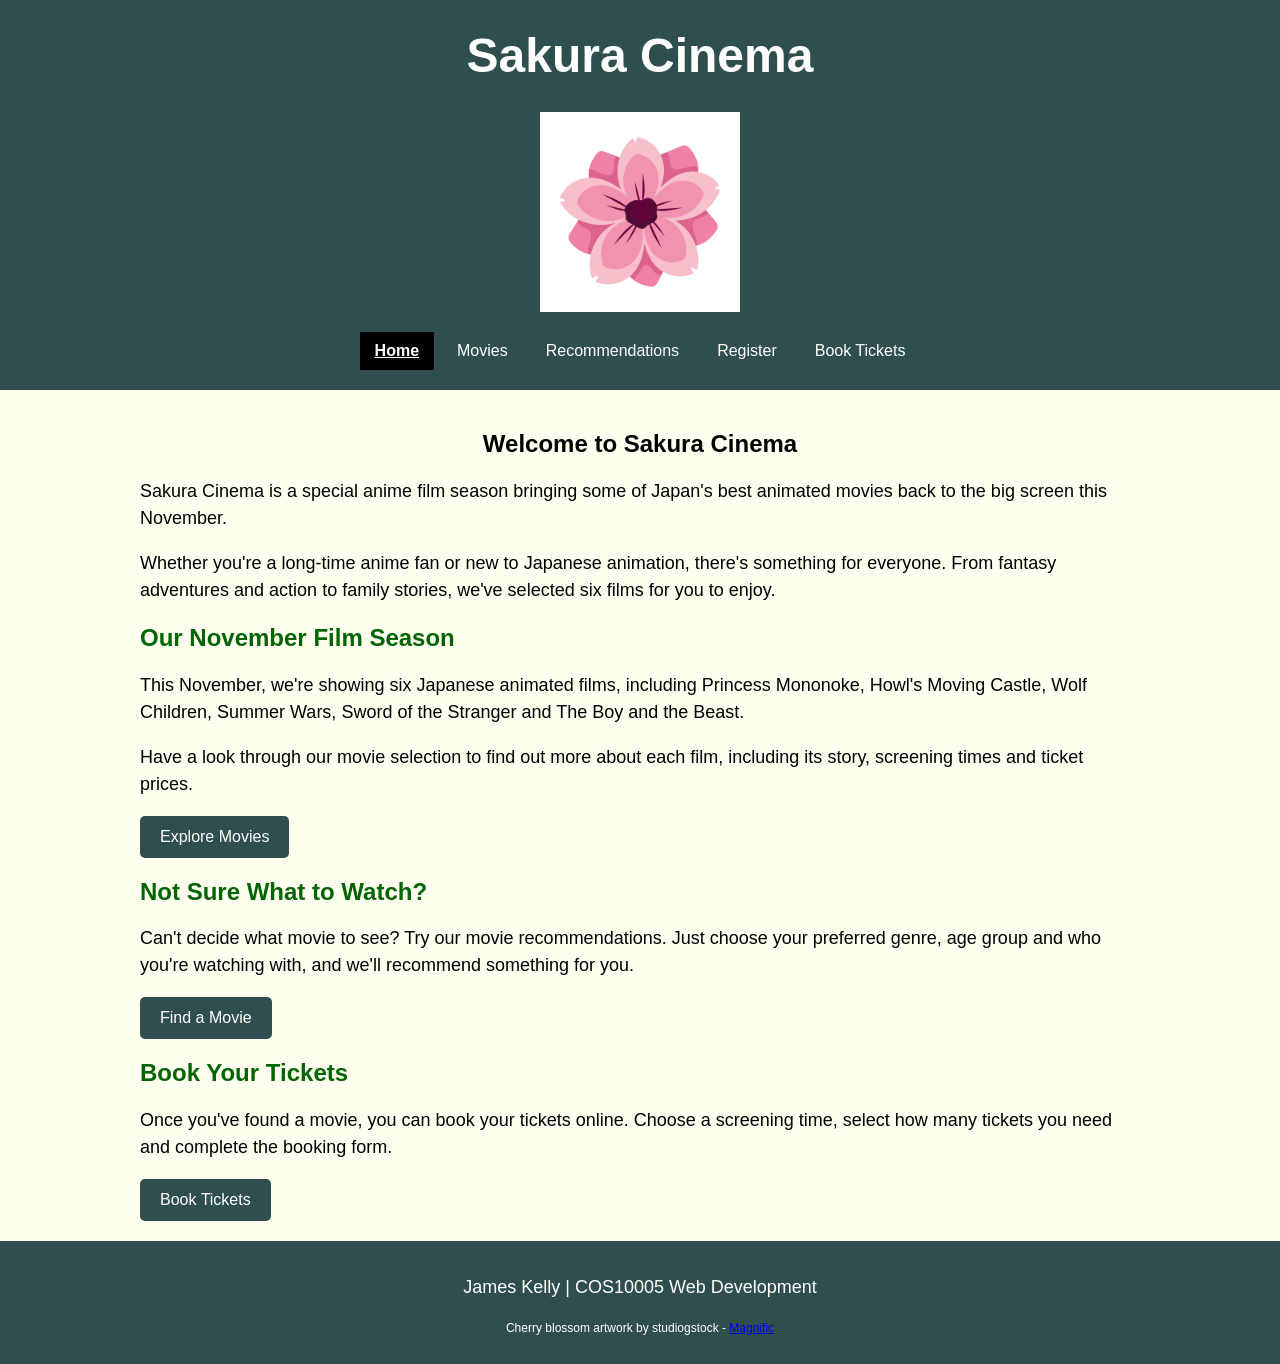
<file: assignment2/index.html>
<!DOCTYPE html>
<html lang="en">
<head>
    <meta charset="UTF-8">
    <meta name="viewport" content="width=device-width, initial-scale=1.0">
    <title>Home | Sakura Cinema</title>
    <link rel="stylesheet" href="css/style.css">
    <script src="js/script.js" defer></script>
</head>

<body>
    <header>
        <p class="sitename">Sakura Cinema</p>

        <img class="cherryblossom"
             src="images/cherryblossom.jpg"
             alt="drawing of a pink cherry blossom">

        <nav aria-label="Main navigation">
            <a href="index.html" aria-current="page">Home</a>
            <a href="movies.html">Movies</a>
            <a href="recommend.html">Recommendations</a>
            <a href="register.html">Register</a>
            <a href="booking.html">Book Tickets</a>
        </nav>
    </header>

    <main>
        <section class="content">

            <h1>Welcome to Sakura Cinema</h1>

            <p>
                Sakura Cinema is a special anime film season
                bringing some of Japan's best animated movies
                back to the big screen this November.
            </p>

            <p>
                Whether you're a long-time anime fan or new to
                Japanese animation, there's something for everyone.
                From fantasy adventures and action to family stories,
                we've selected six films for you to enjoy.
            </p>

            <!-- November film season -->
            <h2>Our November Film Season</h2>

            <p>
                This November, we're showing six Japanese animated
                films, including Princess Mononoke, Howl's Moving
                Castle, Wolf Children, Summer Wars, Sword of the
                Stranger and The Boy and the Beast.
            </p>



            <p>
                Have a look through our movie selection to find out
                more about each film, including its story, screening
                times and ticket prices.
            </p>

            <a class="bookbutton" href="movies.html">
                Explore Movies
            </a>

            <!-- Recommendations -->
            <h2>Not Sure What to Watch?</h2>

            <p>
                Can't decide what movie to see? Try our movie
                recommendations. Just choose your preferred genre,
                age group and who you're watching with, and we'll
                recommend something for you.
            </p>

            <a class="bookbutton" href="recommend.html">
                Find a Movie
            </a>

            <!-- Ticket bookings -->
            <h2>Book Your Tickets</h2>

            <p>
                Once you've found a movie, you can book your tickets
                online. Choose a screening time, select how many
                tickets you need and complete the booking form.
            </p>

            <a class="bookbutton" href="booking.html">
                Book Tickets
            </a>

        </section>
    </main>

   
    <footer>
        <p>James Kelly | COS10005 Web Development</p>

        <p class="imagecredit">
        Cherry blossom artwork by studiogstock -
        <a href="https://www.magnific.com">
            Magnific
        </a>
        </p>
    </footer>

</body>
</html>
</file>
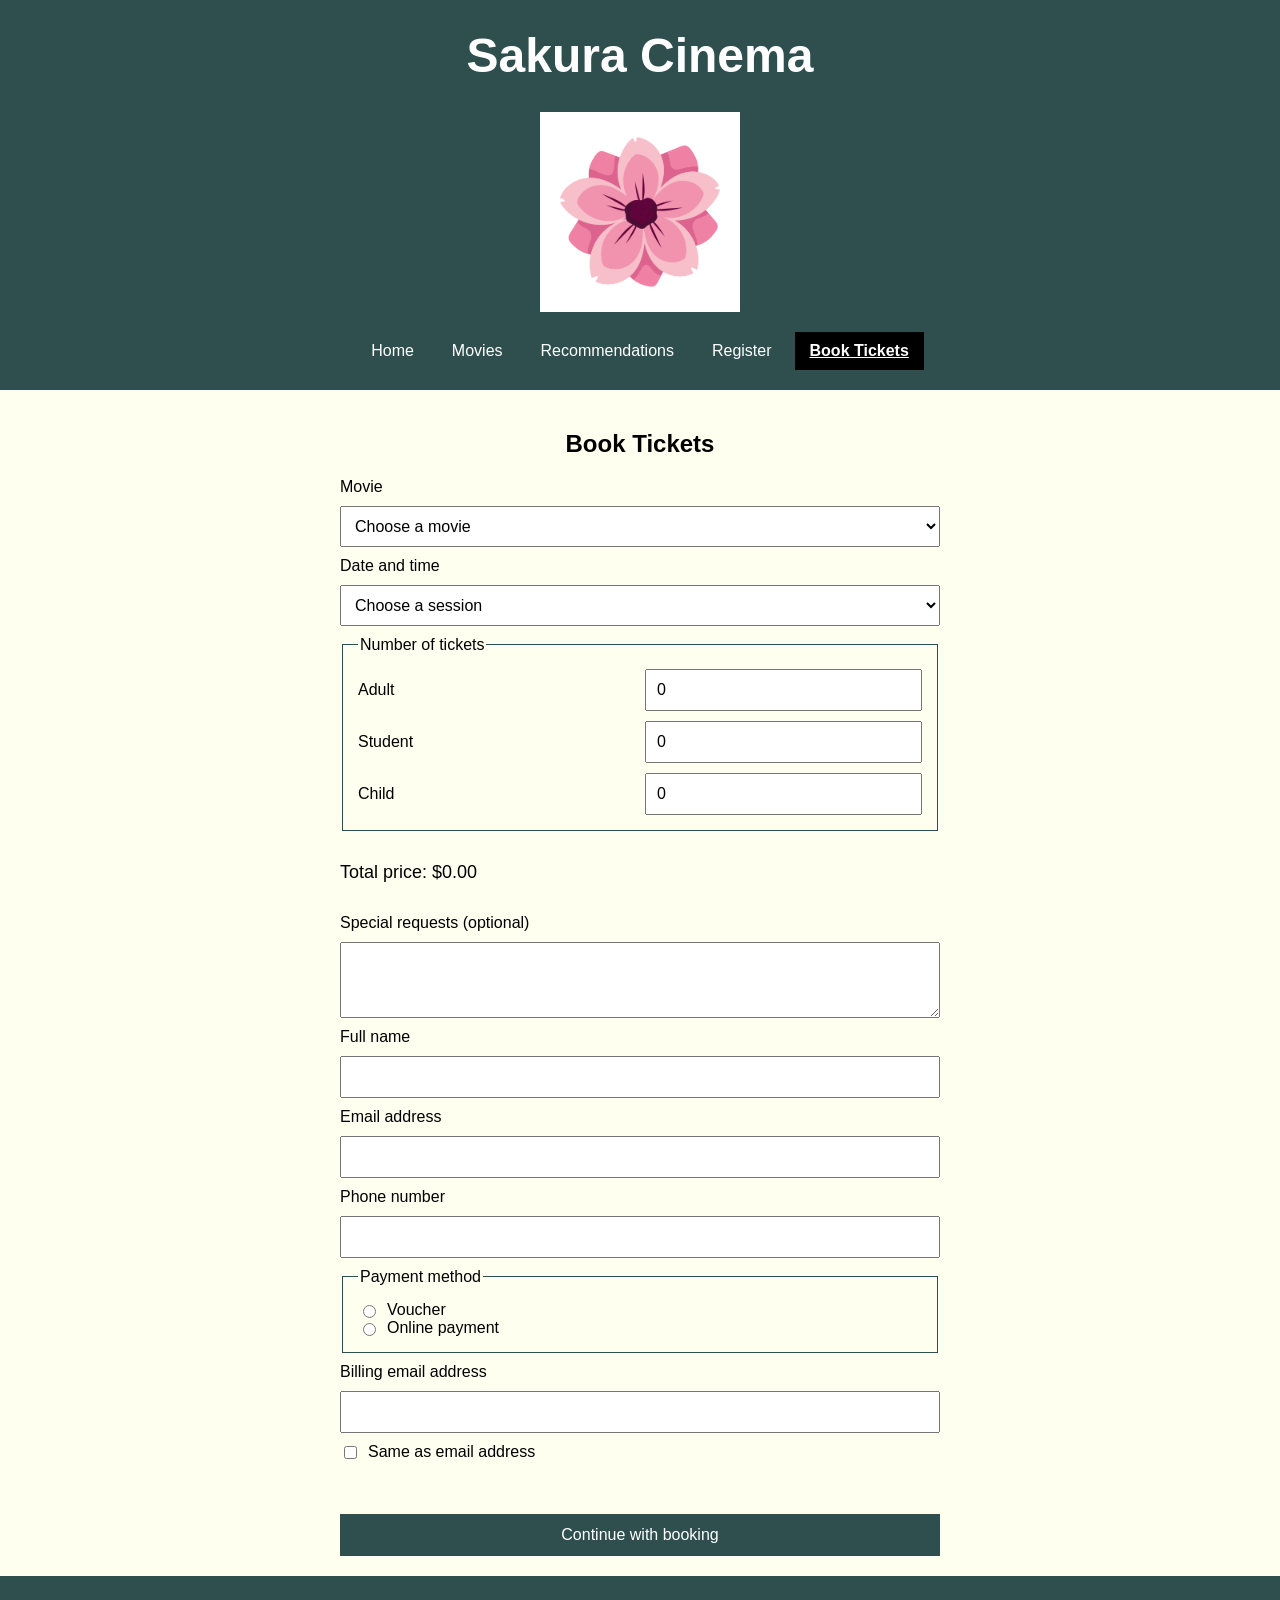
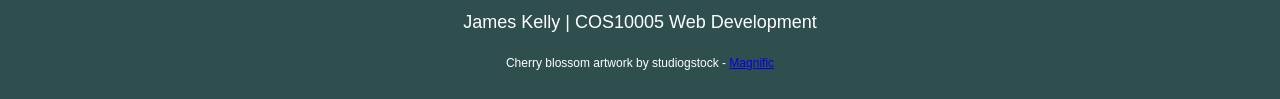
<file: assignment2/booking.html>
<!DOCTYPE html>
<html lang="en">
<head>
    <meta charset="UTF-8">
    <meta name="viewport" content="width=device-width, initial-scale=1.0">
    <title>Book Tickets</title>
    <link rel="stylesheet" href="css/style.css">
    <script src="js/script.js" defer></script>
</head>

<body>
    <header>
        <p class="sitename">Sakura Cinema</p>

        <img class="cherryblossom"
             src="images/cherryblossom.jpg"
             alt="drawing of a pink cherry blossom">

        <nav aria-label="Main navigation">
            <a href="index.html">Home</a>
            <a href="movies.html">Movies</a>
            <a href="recommend.html">Recommendations</a>
            <a href="register.html">Register</a>
            <a href="booking.html" aria-current="page">Book Tickets</a>
        </nav>
    </header>

    <main>
        <section class="content">
            <h1>Book Tickets</h1>

            <!-- Booking form -->
            <form class="bookingForm" id="bookingForm"
                  action="http://mercury.swin.edu.au/it000000/cos10005/regtest.php"
                  method="post" novalidate>

                <!-- Movie selection -->
                <label for="movie">Movie</label>
                <select id="movie" name="movie" required>
                    <option value="">Choose a movie</option>
                    <option value="mononoke">Princess Mononoke</option>
                    <option value="howl">Howl's Moving Castle</option>
                    <option value="wolf">Wolf Children</option>
                    <option value="sword">Sword of the Stranger</option>
                    <option value="beast">The Boy and the Beast</option>
                    <option value="summer">Summer Wars</option>
                </select>

                <!-- Screening date and time -->
                <label for="screen">Date and time</label>
                <select id="screen" name="screen" required>
                    <option value="">Choose a session</option>
                </select>

                <!-- Ticket numbers -->
                
                <!-- Ticket numbers -->
                <fieldset class="ticketFields">
                    <legend>Number of tickets</legend>

                    <label for="adult-tickets" id="adult-label">Adult</label>
                    <input type="number" id="adult-tickets"
                        name="adult-tickets" min="0" value="0">

                    <label for="student-tickets" id="student-label">Student</label>
                    <input type="number" id="student-tickets"
                        name="student-tickets" min="0" value="0">

                    <label for="child-tickets" id="child-label">Child</label>
                    <input type="number" id="child-tickets"
                        name="child-tickets" min="0" value="0">
                </fieldset>


                <!-- Booking total -->
                <p>Total price: $<span id="totalPrice">0.00</span></p>

                <!-- Special requests -->
                <label for="requests">Special requests (optional)</label>
                <textarea id="requests" name="requests" rows="3"></textarea>

                <!-- Customer details -->
                <label for="full-name">Full name</label>
                <input type="text" id="full-name"
                       name="full-name" required>

                <label for="email">Email address</label>
                <input type="email" id="email"
                       name="email" required>

                <label for="phone">Phone number</label>
                <input type="tel" id="phone"
                       name="phone" required>

                <!-- Payment method -->
                <fieldset>
                    <legend>Payment method</legend>

                    <label>
                        <input type="radio" id="voucher"
                               name="payment" value="voucher">
                        Voucher
                    </label>

                    <label>
                        <input type="radio" id="online"
                               name="payment" value="online">
                        Online payment
                    </label>
                </fieldset>

                <!-- Voucher details -->
                <div id="voucherDetails" hidden>
                    <label for="voucherCode">Voucher code</label>
                    <input type="text" id="voucherCode"
                           name="voucherCode" maxlength="12"
                           inputmode="numeric">
                </div>

                <!-- Online payment details -->
                <div id="cardDetails" hidden>
                    <label for="cardType">Card type</label>
                    <select id="cardType" name="cardType">
                        <option value="">Choose card type</option>
                        <option value="visa">Visa</option>
                        <option value="mastercard">Mastercard</option>
                        <option value="amex">American Express</option>
                    </select>

                    <label for="cardNumber">Card number</label>
                    <input type="text" id="cardNumber"
                           name="cardNumber" inputmode="numeric">
                </div>

                <!-- Billing email -->
                <label for="billingEmail">Billing email address</label>
                <input type="email" id="billingEmail"
                       name="billingEmail" required>

                <label>
                    <input type="checkbox" id="sameEmail">
                    Same as email address
                </label>

                <!-- Validation errors -->
                <ul id="bookingError" class="error"></ul>

                <button type="submit">Continue with booking</button>
            </form>
        </section>
    </main>

   
    <footer>
    <p>James Kelly | COS10005 Web Development</p>

    <p class="imagecredit">
        Cherry blossom artwork by studiogstock -
        <a href="https://www.magnific.com">
            Magnific
        </a>
    </p>
    </footer>

</body>
</html>
</file>
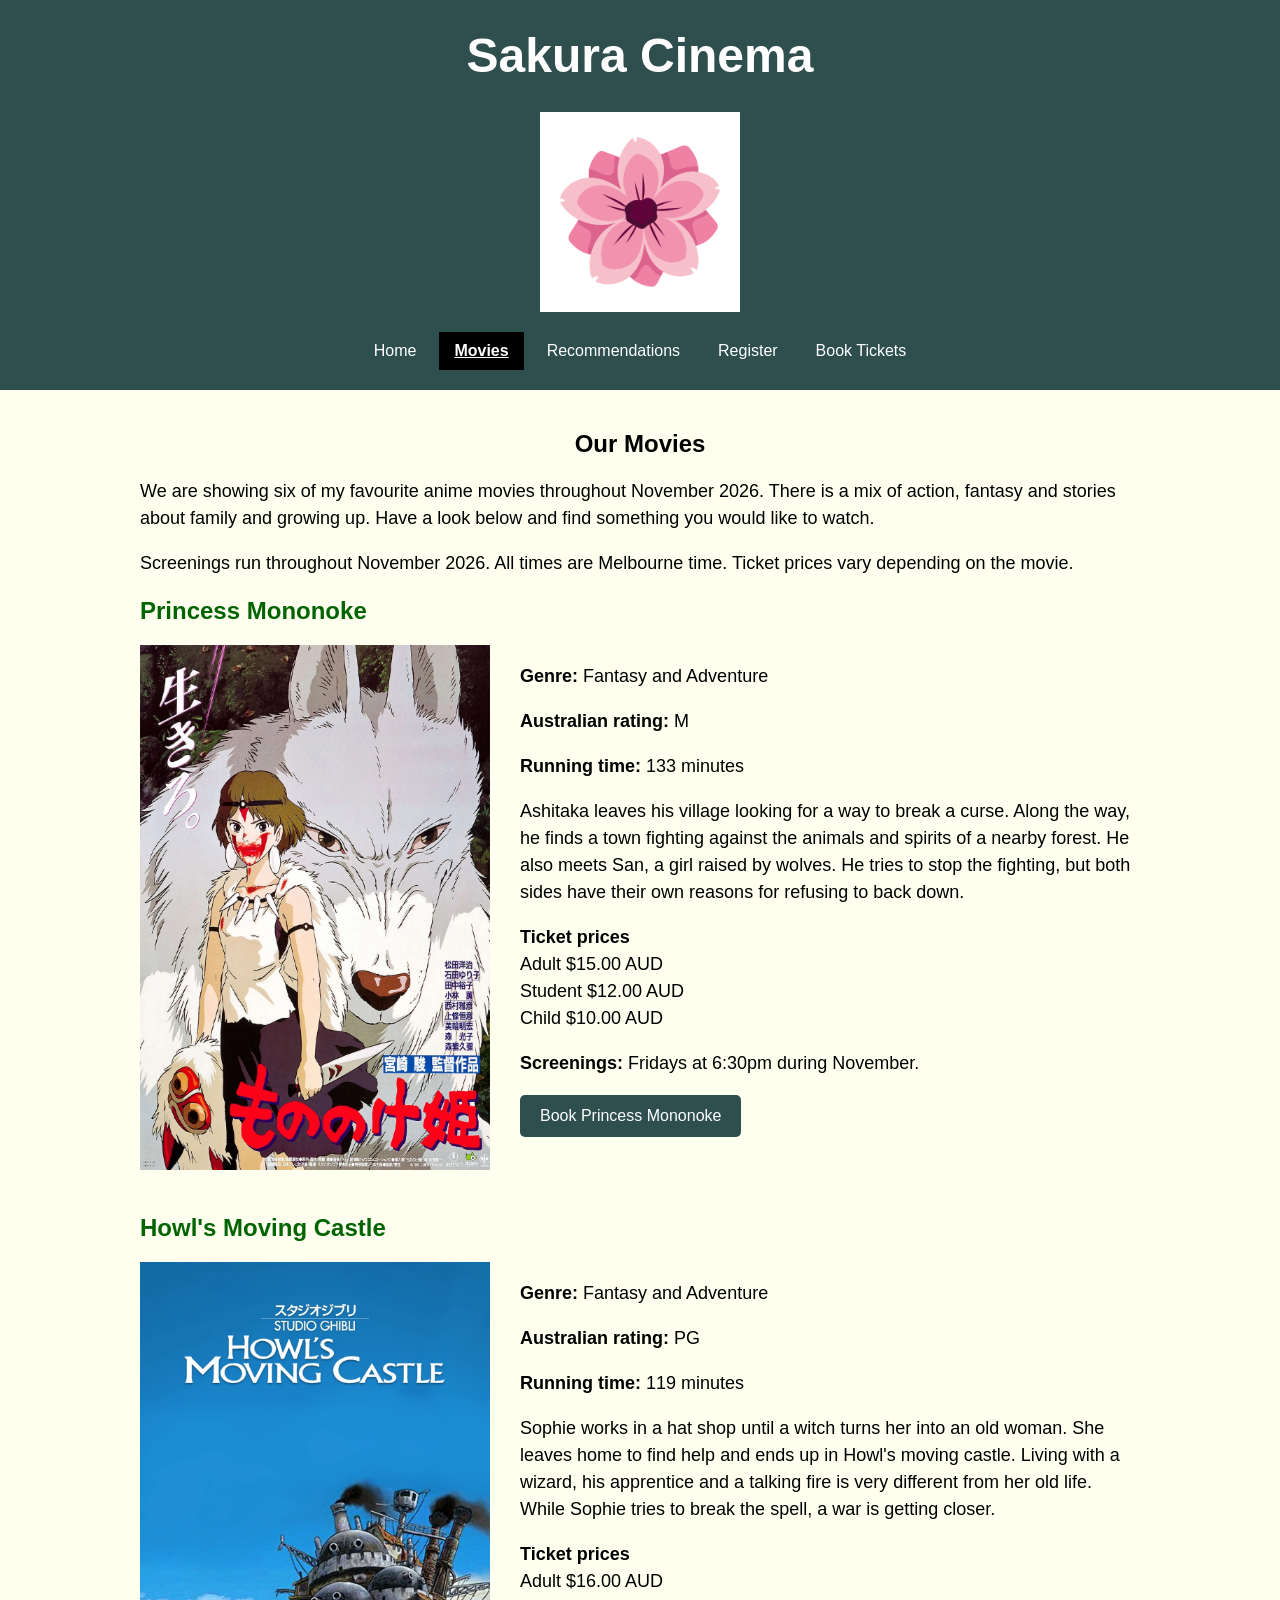
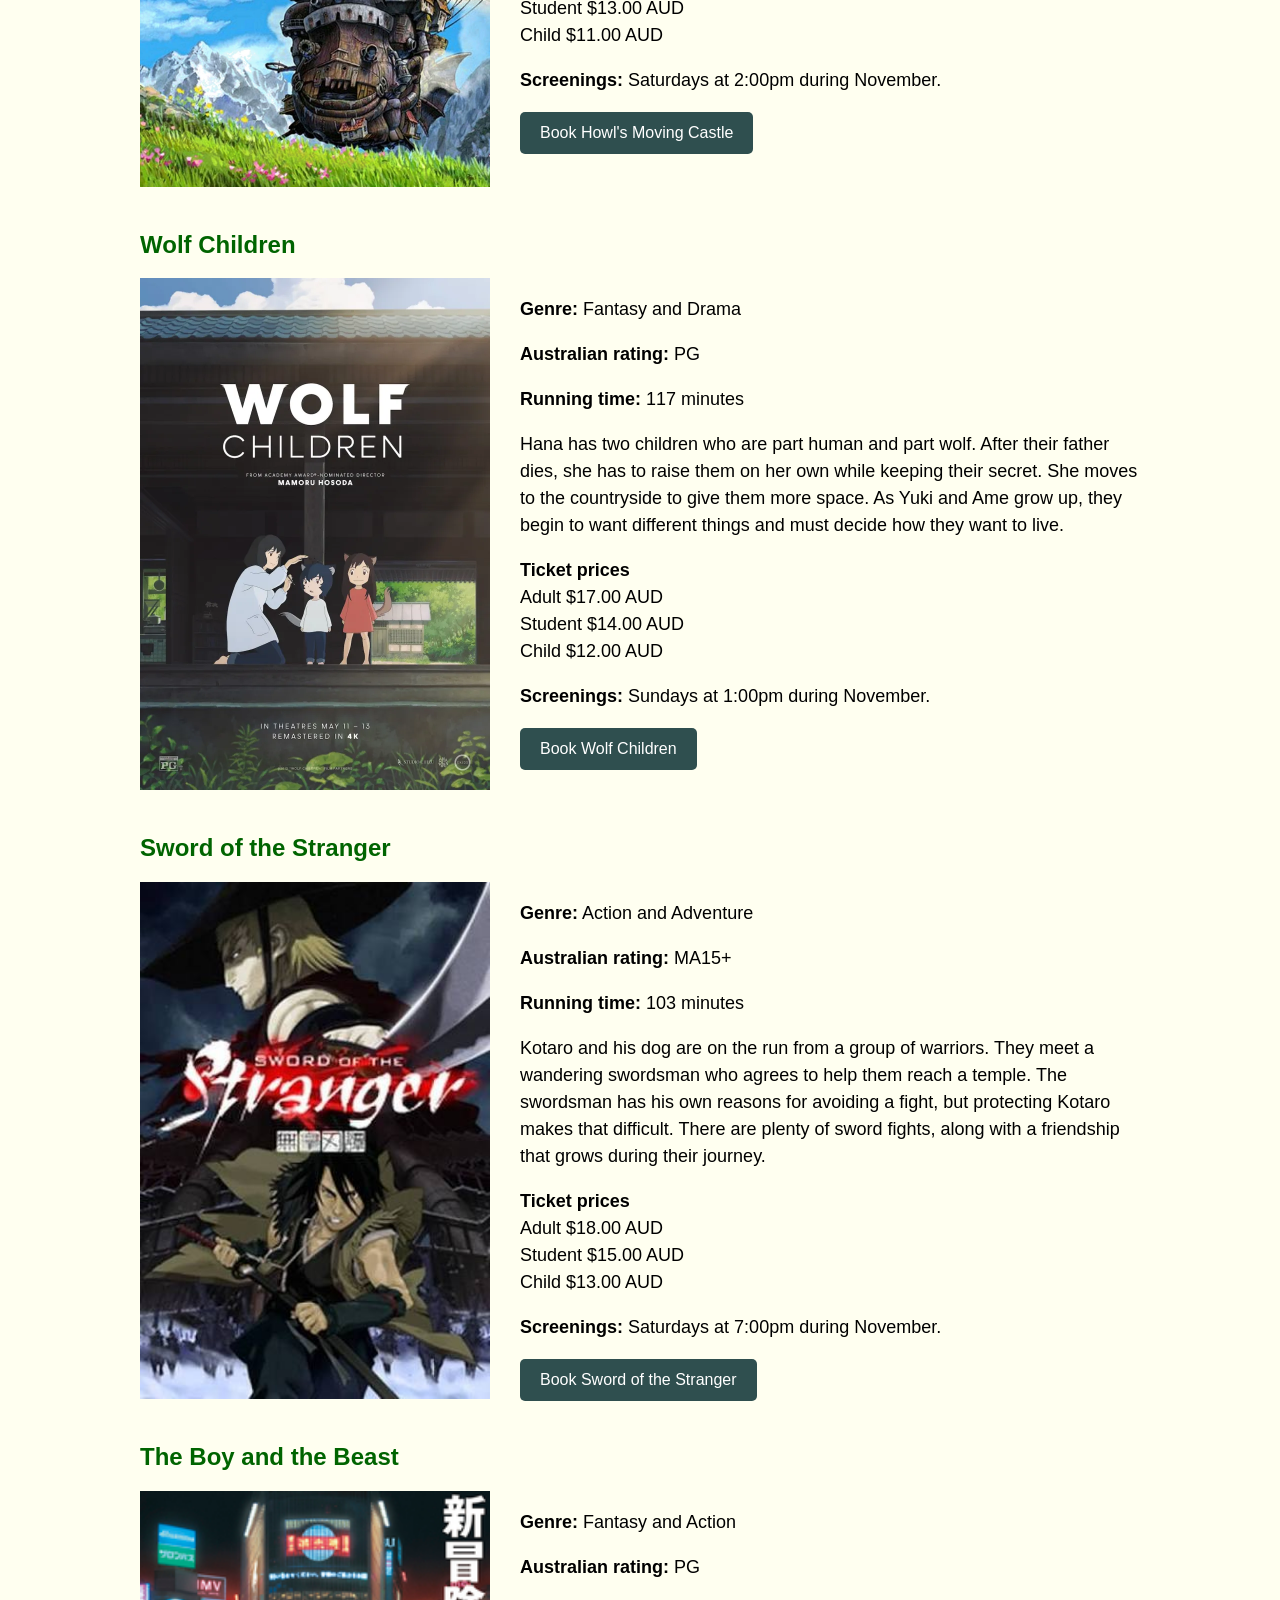
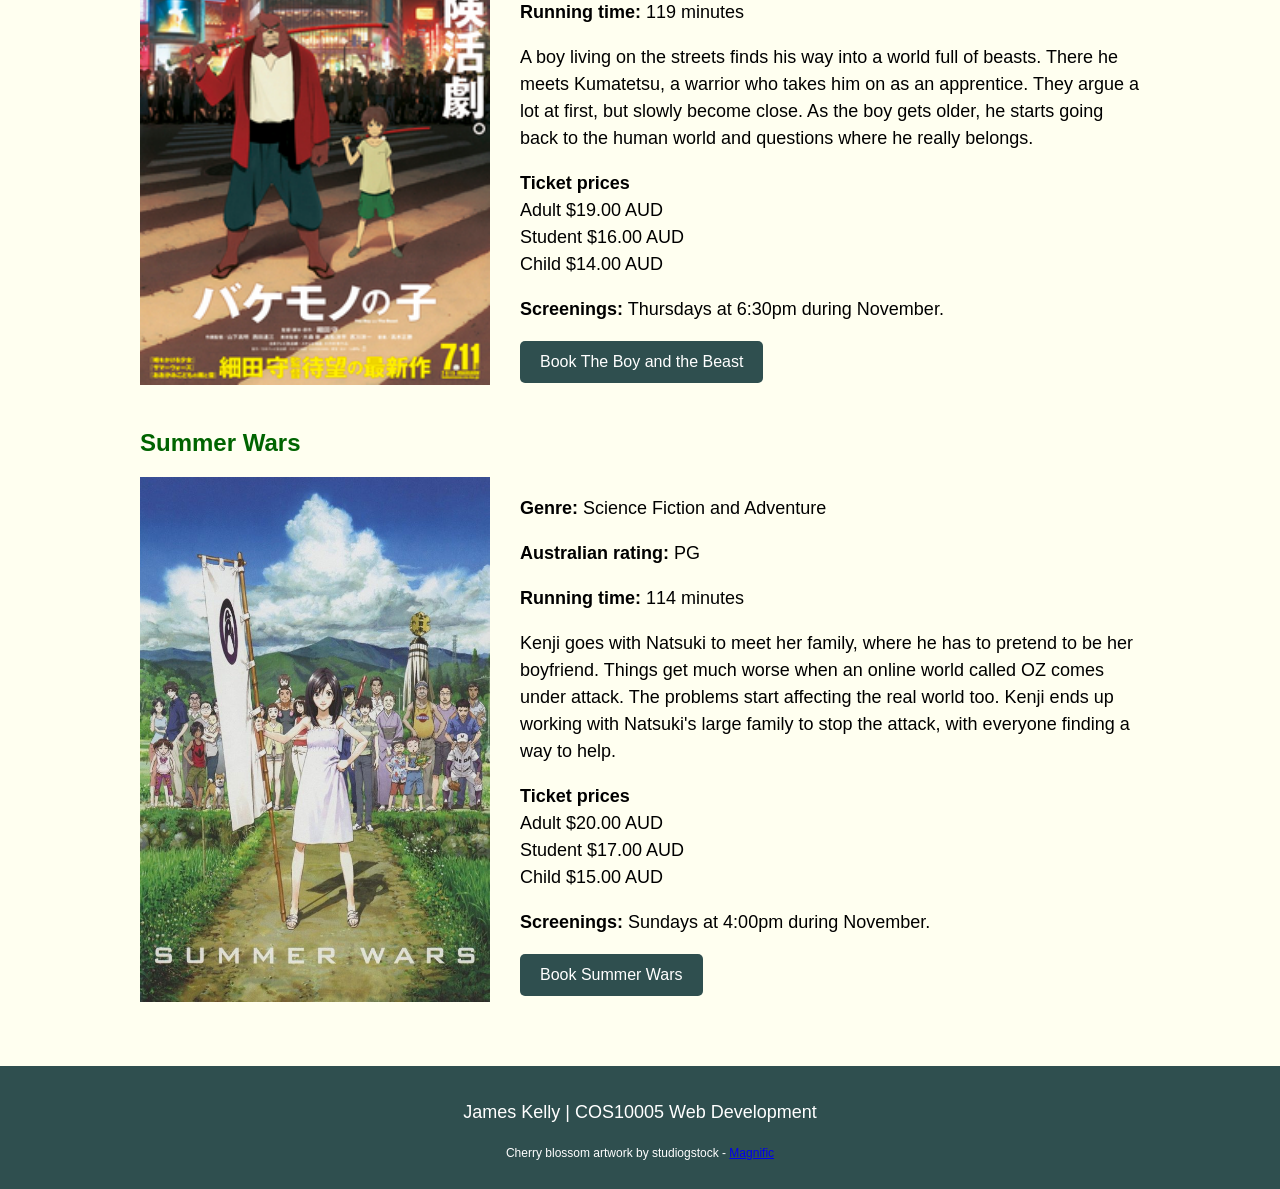
<file: assignment2/movies.html>
<!DOCTYPE html>
<html lang="en">
<head>
    <meta charset="UTF-8">
    <meta name="viewport" content="width=device-width, initial-scale=1.0">
    <title>Movies</title>
    <link rel="stylesheet" href="css/style.css">
    <script src="js/script.js" defer></script>
</head>

<body>
    <header>
        <p class="sitename">Sakura Cinema</p>

        <img class="cherryblossom"
             src="images/cherryblossom.jpg"
             alt="drawing of a pink cherry blossom">

        <nav aria-label="Main navigation">
            <a href="index.html">Home</a>
            <a href="movies.html" aria-current="page">Movies</a>
            <a href="recommend.html">Recommendations</a>
            <a href="register.html">Register</a>
            <a href="booking.html">Book Tickets</a>
        </nav>
    </header>

    <main>
        <section class="content">
            <h1>Our Movies</h1>

            <p>
                We are showing six of my favourite anime movies
                throughout November 2026. There is a mix of action,
                fantasy and stories about family and growing up.
                Have a look below and find something you would
                like to watch.
            </p>

            <p>
                Screenings run throughout November 2026.
                All times are Melbourne time.
                Ticket prices vary depending on the movie.
            </p>

            <!-- Princess Mononoke -->
            <section class="movie">
                <h2>Princess Mononoke</h2>

                <div class="movielayout">
                    <a href="booking.html?movie=mononoke">
                        <img class="movieimage"
                             src="images/Mononoke_Poster.webp"
                             alt="Princess Mononoke movie poster">
                    </a>

                    <div class="movieinfo">
                        <p><strong>Genre:</strong> Fantasy and Adventure</p>
                        <p><strong>Australian rating:</strong> M</p>
                        <p><strong>Running time:</strong> 133 minutes</p>

                        <p>
                            Ashitaka leaves his village looking for a way
                            to break a curse. Along the way, he finds a
                            town fighting against the animals and spirits
                            of a nearby forest. He also meets San, a girl
                            raised by wolves. He tries to stop the fighting,
                            but both sides have their own reasons for refusing
                            to back down.
                        </p>

                        <p>
                            <strong>Ticket prices</strong><br>
                            Adult $15.00 AUD<br>
                            Student $12.00 AUD<br>
                            Child $10.00 AUD
                        </p>

                        <p><strong>Screenings:</strong>
                           Fridays at 6:30pm during November.</p>

                        <a class="bookbutton"
                           href="booking.html?movie=mononoke">
                            Book Princess Mononoke
                        </a>
                    </div>
                </div>
            </section>

            <!-- Howl's Moving Castle -->
            <section class="movie">
                <h2>Howl's Moving Castle</h2>

                <div class="movielayout">
                    <a href="booking.html?movie=howl">
                        <img class="movieimage"
                             src="images/Howls_Moving_Castle.webp"
                             alt="Howl's Moving Castle movie poster">
                    </a>

                    <div class="movieinfo">
                        <p><strong>Genre:</strong> Fantasy and Adventure</p>
                        <p><strong>Australian rating:</strong> PG</p>
                        <p><strong>Running time:</strong> 119 minutes</p>

                        <p>
                            Sophie works in a hat shop until a witch turns
                            her into an old woman. She leaves home to find
                            help and ends up in Howl's moving castle.
                            Living with a wizard, his apprentice and a
                            talking fire is very different from her old
                            life. While Sophie tries to break the spell,
                            a war is getting closer.
                        </p>

                        <p>
                            <strong>Ticket prices</strong><br>
                            Adult $16.00 AUD<br>
                            Student $13.00 AUD<br>
                            Child $11.00 AUD
                        </p>

                        <p><strong>Screenings:</strong>
                           Saturdays at 2:00pm during November.</p>

                        <a class="bookbutton"
                           href="booking.html?movie=howl">
                            Book Howl's Moving Castle
                        </a>
                    </div>
                </div>
            </section>

            <!-- Wolf Children -->
            <section class="movie">
                <h2>Wolf Children</h2>

                <div class="movielayout">
                    <a href="booking.html?movie=wolf">
                        <img class="movieimage"
                             src="images/wolf_children.webp"
                             alt="Wolf Children movie poster">
                    </a>

                    <div class="movieinfo">
                        <p><strong>Genre:</strong> Fantasy and Drama</p>
                        <p><strong>Australian rating:</strong> PG</p>
                        <p><strong>Running time:</strong> 117 minutes</p>

                        <p>
                            Hana has two children who are part human and
                            part wolf. After their father dies, she has
                            to raise them on her own while keeping their
                            secret. She moves to the countryside to give
                            them more space. As Yuki and Ame grow up,
                            they begin to want different things and must
                            decide how they want to live.
                        </p>

                        <p>
                            <strong>Ticket prices</strong><br>
                            Adult $17.00 AUD<br>
                            Student $14.00 AUD<br>
                            Child $12.00 AUD
                        </p>

                        <p><strong>Screenings:</strong>
                           Sundays at 1:00pm during November.</p>

                        <a class="bookbutton"
                           href="booking.html?movie=wolf">
                            Book Wolf Children
                        </a>
                    </div>
                </div>
            </section>

            <!-- Sword of the Stranger -->
            <section class="movie">
                <h2>Sword of the Stranger</h2>

                <div class="movielayout">
                    <a href="booking.html?movie=sword">
                        <img class="movieimage"
                             src="images/Sword_stranger.jfif"
                             alt="Sword of the Stranger movie poster">
                    </a>

                    <div class="movieinfo">
                        <p><strong>Genre:</strong> Action and Adventure</p>
                        <p><strong>Australian rating:</strong> MA15+</p>
                        <p><strong>Running time:</strong> 103 minutes</p>

                        <p>
                            Kotaro and his dog are on the run from a group
                            of warriors. They meet a wandering swordsman
                            who agrees to help them reach a temple.
                            The swordsman has his own reasons for avoiding
                            a fight, but protecting Kotaro makes that
                            difficult. There are plenty of sword fights,
                            along with a friendship that grows during
                            their journey.
                        </p>

                        <p>
                            <strong>Ticket prices</strong><br>
                            Adult $18.00 AUD<br>
                            Student $15.00 AUD<br>
                            Child $13.00 AUD
                        </p>

                        <p><strong>Screenings:</strong>
                           Saturdays at 7:00pm during November.</p>

                        <a class="bookbutton"
                           href="booking.html?movie=sword">
                            Book Sword of the Stranger
                        </a>
                    </div>
                </div>
            </section>

            <!-- The Boy and the Beast -->
            <section class="movie">
                <h2>The Boy and the Beast</h2>

                <div class="movielayout">
                    <a href="booking.html?movie=beast">
                        <img class="movieimage"
                             src="images/The_Boy_and_the_Beast.jpg"
                             alt="The Boy and the Beast movie poster">
                    </a>

                    <div class="movieinfo">
                        <p><strong>Genre:</strong> Fantasy and Action</p>
                        <p><strong>Australian rating:</strong> PG</p>
                        <p><strong>Running time:</strong> 119 minutes</p>

                        <p>
                            A boy living on the streets finds his way
                            into a world full of beasts. There he meets
                            Kumatetsu, a warrior who takes him on as an
                            apprentice. They argue a lot at first, but
                            slowly become close. As the boy gets older,
                            he starts going back to the human world and
                            questions where he really belongs.
                        </p>

                        <p>
                            <strong>Ticket prices</strong><br>
                            Adult $19.00 AUD<br>
                            Student $16.00 AUD<br>
                            Child $14.00 AUD
                        </p>

                        <p><strong>Screenings:</strong>
                           Thursdays at 6:30pm during November.</p>

                        <a class="bookbutton"
                           href="booking.html?movie=beast">
                            Book The Boy and the Beast
                        </a>
                    </div>
                </div>
            </section>

            <!-- Summer Wars -->
            <section class="movie">
                <h2>Summer Wars</h2>

                <div class="movielayout">
                    <a href="booking.html?movie=summer">
                        <img class="movieimage"
                             src="images/Summer_wars.jpg"
                             alt="Summer Wars movie poster">
                    </a>

                    <div class="movieinfo">
                        <p><strong>Genre:</strong>
                           Science Fiction and Adventure</p>
                        <p><strong>Australian rating:</strong> PG</p>
                        <p><strong>Running time:</strong> 114 minutes</p>

                        <p>
                            Kenji goes with Natsuki to meet her family,
                            where he has to pretend to be her boyfriend.
                            Things get much worse when an online world
                            called OZ comes under attack. The problems
                            start affecting the real world too. Kenji
                            ends up working with Natsuki's large family
                            to stop the attack, with everyone finding
                            a way to help.
                        </p>

                        <p>
                            <strong>Ticket prices</strong><br>
                            Adult $20.00 AUD<br>
                            Student $17.00 AUD<br>
                            Child $15.00 AUD
                        </p>

                        <p><strong>Screenings:</strong>
                           Sundays at 4:00pm during November.</p>

                        <a class="bookbutton"
                           href="booking.html?movie=summer">
                            Book Summer Wars
                        </a>
                    </div>
                </div>
            </section>

        </section>
    </main>

    <footer>
        <p>James Kelly | COS10005 Web Development</p>

        <p class="imagecredit">
            Cherry blossom artwork by studiogstock -
            <a href="https://www.magnific.com">
                Magnific
            </a>
        </p>
    </footer>
</body>
</html>
</file>
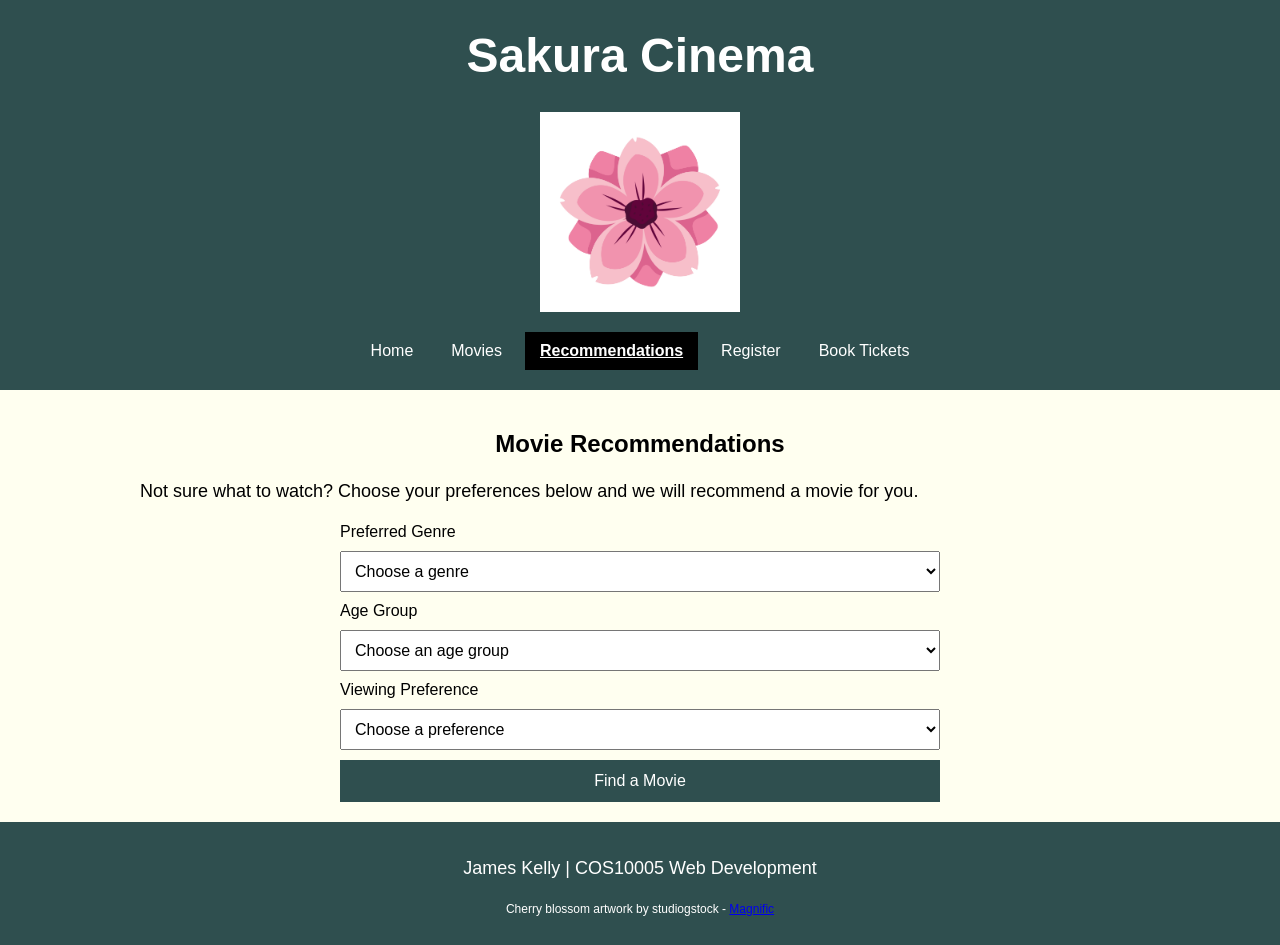
<file: assignment2/recommend.html>
<!DOCTYPE html>
<html lang="en">
<head>
    <meta charset="UTF-8">
    <meta name="viewport" content="width=device-width, initial-scale=1.0">
    <title>Recommendations</title>
    <link rel="stylesheet" href="css/style.css">
    <script src="js/script.js" defer></script>
</head>
<body>
    <header>
        <p class="sitename">Sakura Cinema</p>

        <img class="cherryblossom"
             src="images/cherryblossom.jpg"
             alt="drawing of a pink cherry blossom">

        <nav aria-label="Main navigation">
            <a href="index.html">Home</a>
            <a href="movies.html">Movies</a>
            <a href="recommend.html" aria-current="page">Recommendations</a>
            <a href="register.html">Register</a>
            <a href="booking.html">Book Tickets</a>
        </nav>
    </header>

    <main>
        <section class="content">

            <h1>Movie Recommendations</h1>

            <p>
                Not sure what to watch? Choose your preferences
                below and we will recommend a movie for you.
            </p>

            <!-- Recommendation form -->
            <form class="recommendForm" id="recommendForm">

                <label for="genre">Preferred Genre</label>
                <select id="genre" name="genre" required>
                    <option value="">Choose a genre</option>
                    <option value="action">Action</option>
                    <option value="fantasy">Fantasy</option>
                    <option value="drama">Drama</option>
                    <option value="scifi">Science Fiction</option>
                </select>

                <label for="ageGroup">Age Group</label>
                <select id="ageGroup" name="ageGroup" required>
                    <option value="">Choose an age group</option>
                    <option value="child">Child</option>
                    <option value="teen">Teen</option>
                    <option value="adult">Adult</option>
                </select>

                <label for="viewing">Viewing Preference</label>
                <select id="viewing" name="viewing" required>
                    <option value="">Choose a preference</option>
                    <option value="family">Family</option>
                    <option value="friends">Friends</option>
                    <option value="date">Date Night</option>
                    <option value="solo">Solo</option>
                </select>

                <button type="submit">Find a Movie</button>

            </form>

            <!-- Recommendation result -->
            <section id="recommendResult" hidden>

                <h2>Our Recommendation</h2>

                <p id="recommendText"></p>

                <a class="bookbutton"
                   id="recommendLink"
                   href="booking.html">
                    Book Tickets
                </a>

            </section>

        </section>
    </main>

    
    <footer>
        <p>James Kelly | COS10005 Web Development</p>

        <p class="imagecredit">
        Cherry blossom artwork by studiogstock -
        <a href="https://www.magnific.com">
            Magnific
        </a>
        </p>
    </footer>

</body>
</html>
</file>
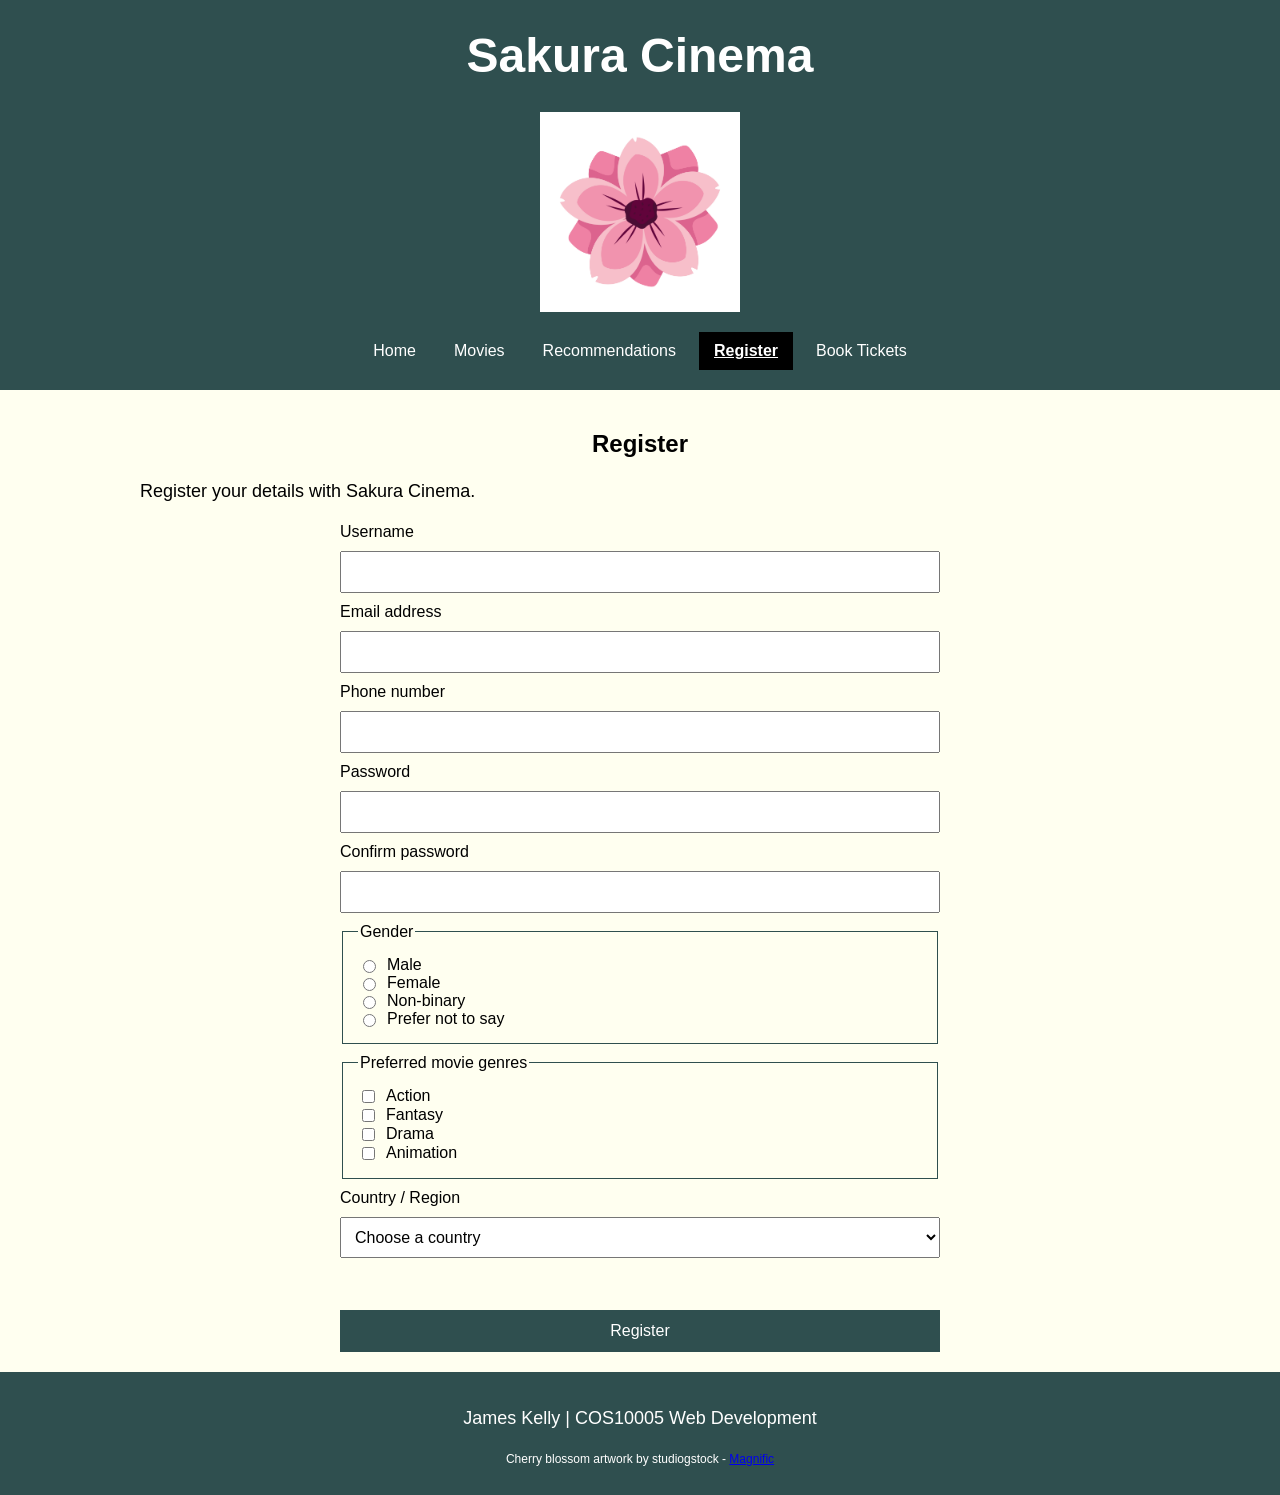
<file: assignment2/register.html>
<!DOCTYPE html>
<html lang="en">
<head>
    <meta charset="UTF-8">
    <meta name="viewport" content="width=device-width, initial-scale=1.0">
    <title>Register</title>
    <link rel="stylesheet" href="css/style.css">
    <script src="js/script.js" defer></script>
</head>

<body>
    <header>
        <p class="sitename">Sakura Cinema</p>

        <img class="cherryblossom"
             src="images/cherryblossom.jpg"
             alt="drawing of a pink cherry blossom">

        <nav aria-label="Main navigation">
            <a href="index.html">Home</a>
            <a href="movies.html">Movies</a>
            <a href="recommend.html">Recommendations</a>
            <a href="register.html" aria-current="page">Register</a>
            <a href="booking.html">Book Tickets</a>
        </nav>
    </header>

    <main>
        <section class="content">
            <h1>Register</h1>

            <p>
                Register your details with Sakura Cinema.
            </p>

            <!-- Registration form -->
            <form class="registerForm" id="registerForm"
                  action="http://mercury.swin.edu.au/it000000/cos10005/regtest.php"
                  method="post" novalidate>

                <!-- Account details -->
                <label for="username">Username</label>
                <input type="text" id="username"
                       name="username" required>

                <label for="regEmail">Email address</label>
                <input type="email" id="regEmail"
                       name="email" required>

                <label for="regPhone">Phone number</label>
                <input type="tel" id="regPhone"
                       name="phone" required>

                <label for="password">Password</label>
                <input type="password" id="password"
                       name="password" required>

                <label for="confirmPassword">Confirm password</label>
                <input type="password" id="confirmPassword"
                       name="confirmPassword" required>

                <!-- Gender -->
                <fieldset>
                    <legend>Gender</legend>

                    <label>
                        <input type="radio" name="gender" value="male">
                        Male
                    </label>

                    <label>
                        <input type="radio" name="gender" value="female">
                        Female
                    </label>

                    <label>
                        <input type="radio" name="gender" value="nonbinary">
                        Non-binary
                    </label>

                    <label>
                        <input type="radio" name="gender" value="preferNot">
                        Prefer not to say
                    </label>
                </fieldset>

                <!-- Preferred movie genres -->
                <fieldset>
                    <legend>Preferred movie genres</legend>

                    <label>
                        <input type="checkbox" name="genres" value="action">
                        Action
                    </label>

                    <label>
                        <input type="checkbox" name="genres" value="fantasy">
                        Fantasy
                    </label>

                    <label>
                        <input type="checkbox" name="genres" value="drama">
                        Drama
                    </label>

                    <label>
                        <input type="checkbox" name="genres" value="animation">
                        Animation
                    </label>
                </fieldset>

                <!-- Country -->
                <label for="country">Country / Region</label>
                <select id="country" name="country" required>
                    <option value="">Choose a country</option>
                    <option value="Australia">Australia</option>
                    <option value="New Zealand">New Zealand</option>
                    <option value="Japan">Japan</option>
                    <option value="Other">Other</option>
                </select>

                <!-- Validation errors -->
                <ul id="registerError" class="error"></ul>

                <button type="submit">Register</button>
            </form>
        </section>
    </main>

    
   <footer>
        <p>James Kelly | COS10005 Web Development</p>

        <p class="imagecredit">
        Cherry blossom artwork by studiogstock -
        <a href="https://www.magnific.com">
            Magnific
        </a>
        </p>
    </footer>
</body>
</html>
</file>
<file: assignment2/css/style.css>
/* main website styles */

/* keeps the header, main and footer underneath each other */
body {
    background-color: ivory;
    color: black;
    font-family: Arial, sans-serif;
    margin: 0;
    min-height: 100vh;
    display: flex;
    flex-direction: column;
}


/* header and navigation */

header {
    background-color: darkslategray;
    color: white;
    padding: 20px;
    text-align: center;
}

/* makes the cinema name bigger and bold */
.sitename {
    font-size: 48px;
    font-weight: bold;
    margin: 0;
}

/* puts the navigation links beside each other */
nav {
    display: flex;
    justify-content: center;
    flex-wrap: wrap;
    gap: 8px;
}

/* styles the navigation links */
nav a {
    color: white;
    text-decoration: none;
    padding: 10px 15px;
}

/* highlights links when using the mouse or keyboard */
nav a:hover,
nav a:focus {
    background-color: black;
    text-decoration: underline;
}

/* shows which page we are on */
nav a[aria-current="page"] {
    background-color: black;
    font-weight: bold;
    text-decoration: underline;
}


/* main content */

/* fills the space between the header and footer */
main {
    padding: 20px;
    flex: 1;
}

/* keeps the content centred and stops it getting too wide */
.content {
    max-width: 1000px;
    margin: 0 auto;
}

/* centres the main page heading */
h1 {
    text-align: center;
}

/* heading colours */
h2,
h3 {
    color: darkgreen;
}

/* paragraph and list text */
p,
li {
    font-size: 18px;
    line-height: 1.5;
}

/* stops images getting wider than their container */
img {
    max-width: 100%;
    height: auto;
}


/* footer */

footer {
    background-color: darkslategray;
    color: white;
    text-align: center;
    padding: 15px;
}

/* smaller text for image credits */
.imagecredit {
    font-size: 0.75rem;
    margin-top: 5px;
}


/* cherry blossom image */

/* blossom image used across the website */
.cherryblossom {
    display: block;
    width: 200px;
    margin: 20px auto;
    transition: transform 0.4s;
}

/* turns the blossom when the mouse is over it */
.cherryblossom:hover {
    transform: rotate(10deg);
}


/* home page - index.html */

/* uses the main website styles above */


/* movies page - movies.html */

/* makes the booking links look like buttons */
.bookbutton {
    display: inline-block;
    background-color: darkslategray;
    color: white;
    padding: 12px 20px;
    text-decoration: none;
    border-radius: 5px;
}

/* changes the button colour when hovered over */
.bookbutton:hover,
.bookbutton:focus {
    background-color: black;
    text-decoration: underline;
}

/* adds space between each movie */
.movie {
    margin-bottom: 40px;
}

/* puts the movie poster beside the details */
.movielayout {
    display: flex;
    align-items: flex-start;
    gap: 30px;
}

/* keeps the movie posters the same width */
.movieimage {
    width: 350px;
    height: auto;
}

/* movie details use the remaining space */
.movieinfo {
    flex: 1;
    min-width: 0;
}


/* recommendations page - recommend.html */

/* centres the recommendation results */
#recommendResult {
    max-width: 600px;
    margin: 25px auto;
}


/* register page - register.html */

/* registration form uses the shared form styles below */


/* booking page - booking.html */

/* puts ticket labels and numbers beside each other */
.ticketFields {
    display: grid;
    grid-template-columns: 1fr 1fr;
    gap: 10px;
    align-items: center;
}

/* puts ticket numbers on the right */
.ticketFields input[type="number"] {
    grid-column: 2;
}

/* shows payment details underneath the payment method */
#cardDetails:not([hidden]),
#voucherDetails:not([hidden]) {
    display: grid;
    gap: 10px;
}

/* keeps hidden payment details hidden */
#cardDetails[hidden],
#voucherDetails[hidden] {
    display: none;
}


/* shared form styles */

/* used for booking, registration and recommendations */

/* keeps forms centred with fields underneath each other */
.bookingForm,
.registerForm,
.recommendForm {
    display: grid;
    gap: 10px;
    max-width: 600px;
    margin: 0 auto;
}

/* makes form inputs the same width */
.bookingForm input,
.bookingForm select,
.bookingForm textarea,
.registerForm input,
.registerForm select,
.recommendForm select {
    box-sizing: border-box;
    width: 100%;
    padding: 10px;
    font: inherit;
}

/* styles the form sections */
.bookingForm fieldset,
.registerForm fieldset {
    border: 1px solid darkslategray;
    padding: 15px;
}

/* keeps radio buttons and checkboxes small */
.bookingForm input[type="radio"],
.bookingForm input[type="checkbox"],
.registerForm input[type="radio"],
.registerForm input[type="checkbox"] {
    width: auto;
}

/* puts radio buttons and checkboxes beside their text */
.bookingForm fieldset label,
.registerForm fieldset label,
.bookingForm > label:has(input[type="checkbox"]) {
    display: flex;
    align-items: center;
    gap: 8px;
}

/* hides the recommendation result until it is needed */
#recommendResult[hidden] {
    display: none;
}

/* styles the form buttons */
.bookingForm button,
.registerForm button,
.recommendForm button {
    background-color: darkslategray;
    color: white;
    padding: 12px;
    border: 0;
    cursor: pointer;
    font: inherit;
}

/* changes the button colour when hovered over */
.bookingForm button:hover,
.bookingForm button:focus,
.registerForm button:hover,
.registerForm button:focus,
.recommendForm button:hover,
.recommendForm button:focus {
    background-color: black;
    text-decoration: underline;
}

/* shows error messages in red */
.error {
    color: darkred;
}


/* tablet styling */

/* changes for screens between 768px and 1023px */
@media screen and (min-width: 768px) and (max-width: 1023px) {

    main {
        padding: 15px;
    }
}


/* mobile styling */

/* changes for screens 767px or smaller */
@media screen and (max-width: 767px) {

    header {
        padding: 15px;
    }

    /* smaller cinema name on phones */
    .sitename {
        font-size: 32px;
    }

    /* stacks navigation links on phones */
    nav {
        flex-direction: column;
    }

    /* reduces space around the main content */
    main {
        padding: 10px;
    }

    /* makes paragraph and list text smaller */
    p,
    li {
        font-size: 16px;
    }

    /* puts movie posters above the details */
    .movielayout {
        flex-direction: column;
        align-items: center;
    }

    /* makes movie posters fit smaller screens */
    .movieimage {
        width: 100%;
        max-width: 350px;
    }

    /* makes forms fit on smaller screens */
    .bookingForm,
    .registerForm,
    .recommendForm {
        width: 100%;
    }
}
</file>
